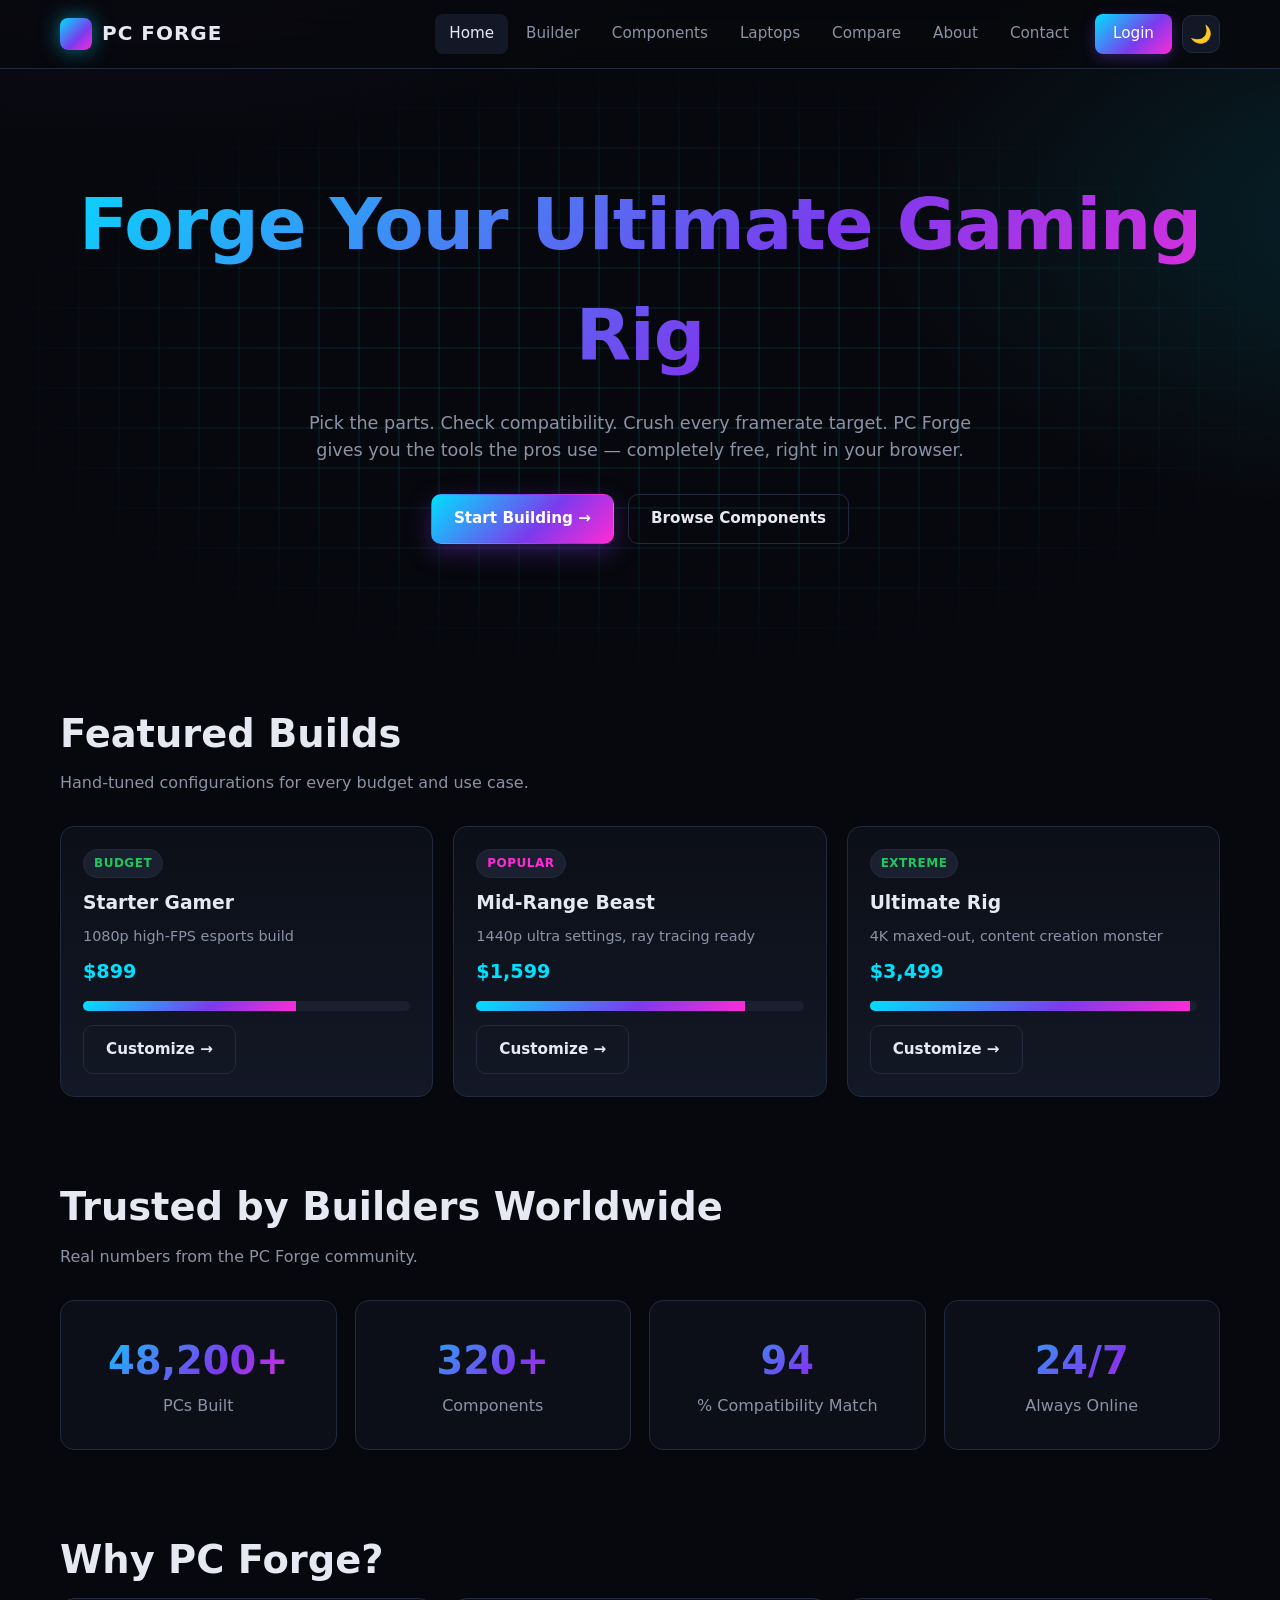
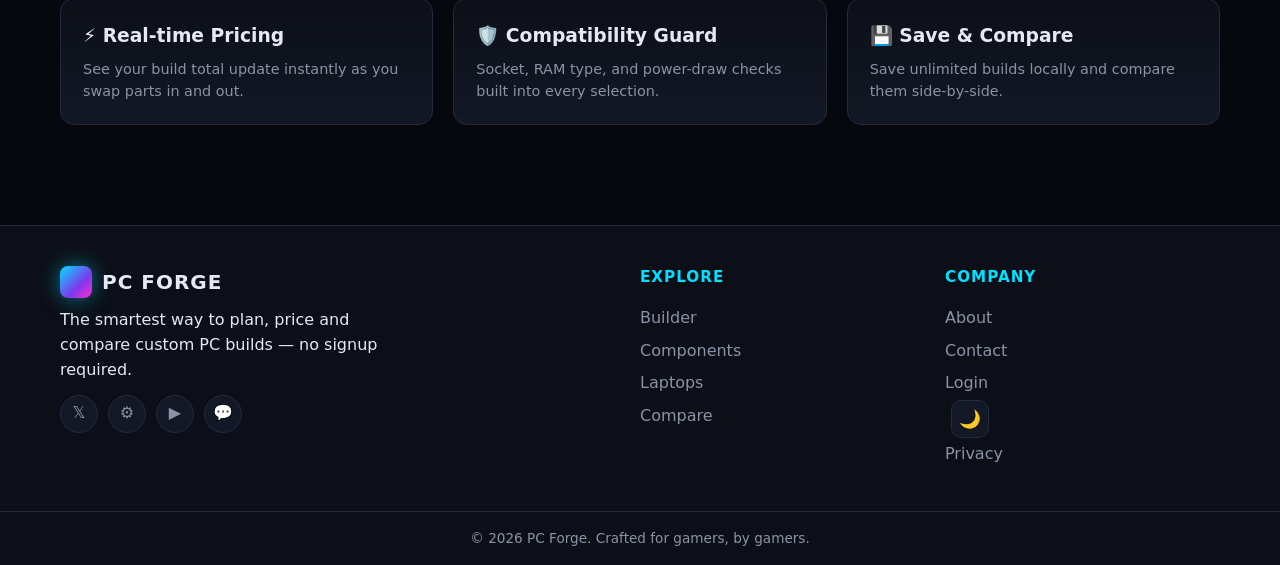
<file: index.html>
<!DOCTYPE html>
<html lang="en">
<head>
<meta charset="UTF-8" />
<meta name="viewport" content="width=device-width, initial-scale=1" />
<title>PC Forge — Build Your Dream Gaming PC</title>
<meta name="description" content="Design, customize and compare custom gaming PC builds with PC Forge — the ultimate online PC builder." />
<link rel="stylesheet" href="style.css" />
</head>
<body>
<nav class="nav">
  <div class="nav-inner">
    <a href="index.html" class="brand"><span class="logo"></span> PC FORGE</a>
    <button class="burger" id="burger">☰</button>
    <div class="nav-links" id="navLinks">
      <a href="index.html">Home</a>
      <a href="builder.html">Builder</a>
      <a href="components.html">Components</a>
      <a href="laptops.html">Laptops</a>
      <a href="compare.html">Compare</a>
      <a href="about.html">About</a>
      <a href="contact.html">Contact</a>
      <a href="login.html" class="nav-login">Login</a>
      <button id="themeToggle" class="theme-toggle" title="Toggle theme" aria-label="Toggle theme">🌙</button>
    </div>
  </div>
</nav>

<header class="hero page">
  <h1>Forge Your Ultimate Gaming Rig</h1>
  <p>Pick the parts. Check compatibility. Crush every framerate target. PC Forge gives you the tools the pros use — completely free, right in your browser.</p>
  <div class="hero-ctas">
    <a href="builder.html" class="btn btn-primary">Start Building →</a>
    <a href="components.html" class="btn btn-ghost">Browse Components</a>
  </div>
</header>

<section class="container">
  <h2 class="section-title">Featured Builds</h2>
  <p class="section-sub">Hand-tuned configurations for every budget and use case.</p>
  <div class="grid grid-3" id="featuredBuilds"></div>
</section>

<section class="container">
  <h2 class="section-title">Trusted by Builders Worldwide</h2>
  <p class="section-sub">Real numbers from the PC Forge community.</p>
  <div class="stats">
    <div class="stat"><div class="num" data-target="48200" data-suffix="+">0</div><div class="label">PCs Built</div></div>
    <div class="stat"><div class="num" data-target="320" data-suffix="+">0</div><div class="label">Components</div></div>
    <div class="stat"><div class="num" data-target="99">0</div><div class="label">% Compatibility Match</div></div>
    <div class="stat"><div class="num" data-target="24" data-suffix="/7">0</div><div class="label">Always Online</div></div>
  </div>
</section>

<section class="container">
  <h2 class="section-title">Why PC Forge?</h2>
  <div class="grid grid-3">
    <div class="card"><h3>⚡ Real-time Pricing</h3><p class="meta">See your build total update instantly as you swap parts in and out.</p></div>
    <div class="card"><h3>🛡️ Compatibility Guard</h3><p class="meta">Socket, RAM type, and power-draw checks built into every selection.</p></div>
    <div class="card"><h3>💾 Save & Compare</h3><p class="meta">Save unlimited builds locally and compare them side-by-side.</p></div>
  </div>
</section>

<footer class="footer">
  <div class="footer-inner">
    <div>
      <div class="brand"><span class="logo"></span> PC FORGE</div>
      <p class="meta" style="margin-top:10px;max-width:340px">The smartest way to plan, price and compare custom PC builds — no signup required.</p>
      <div class="socials">
        <a href="#" aria-label="Twitter">𝕏</a>
        <a href="#" aria-label="GitHub">⚙</a>
        <a href="#" aria-label="YouTube">▶</a>
        <a href="#" aria-label="Discord">💬</a>
      </div>
    </div>
    <div>
      <h4>EXPLORE</h4>
      <a href="builder.html">Builder</a>
      <a href="components.html">Components</a>
      <a href="laptops.html">Laptops</a>
      <a href="compare.html">Compare</a>
    </div>
    <div>
      <h4>COMPANY</h4>
      <a href="about.html">About</a>
      <a href="contact.html">Contact</a>
      <a href="login.html" class="nav-login">Login</a>
      <button id="themeToggle" class="theme-toggle" title="Toggle theme" aria-label="Toggle theme">🌙</button>
      <a href="#">Privacy</a>
    </div>
  </div>
  <div class="copyright">© 2026 PC Forge. Crafted for gamers, by gamers.</div>
</footer>
<script src="script.js"></script>
</body>
</html>
</file>
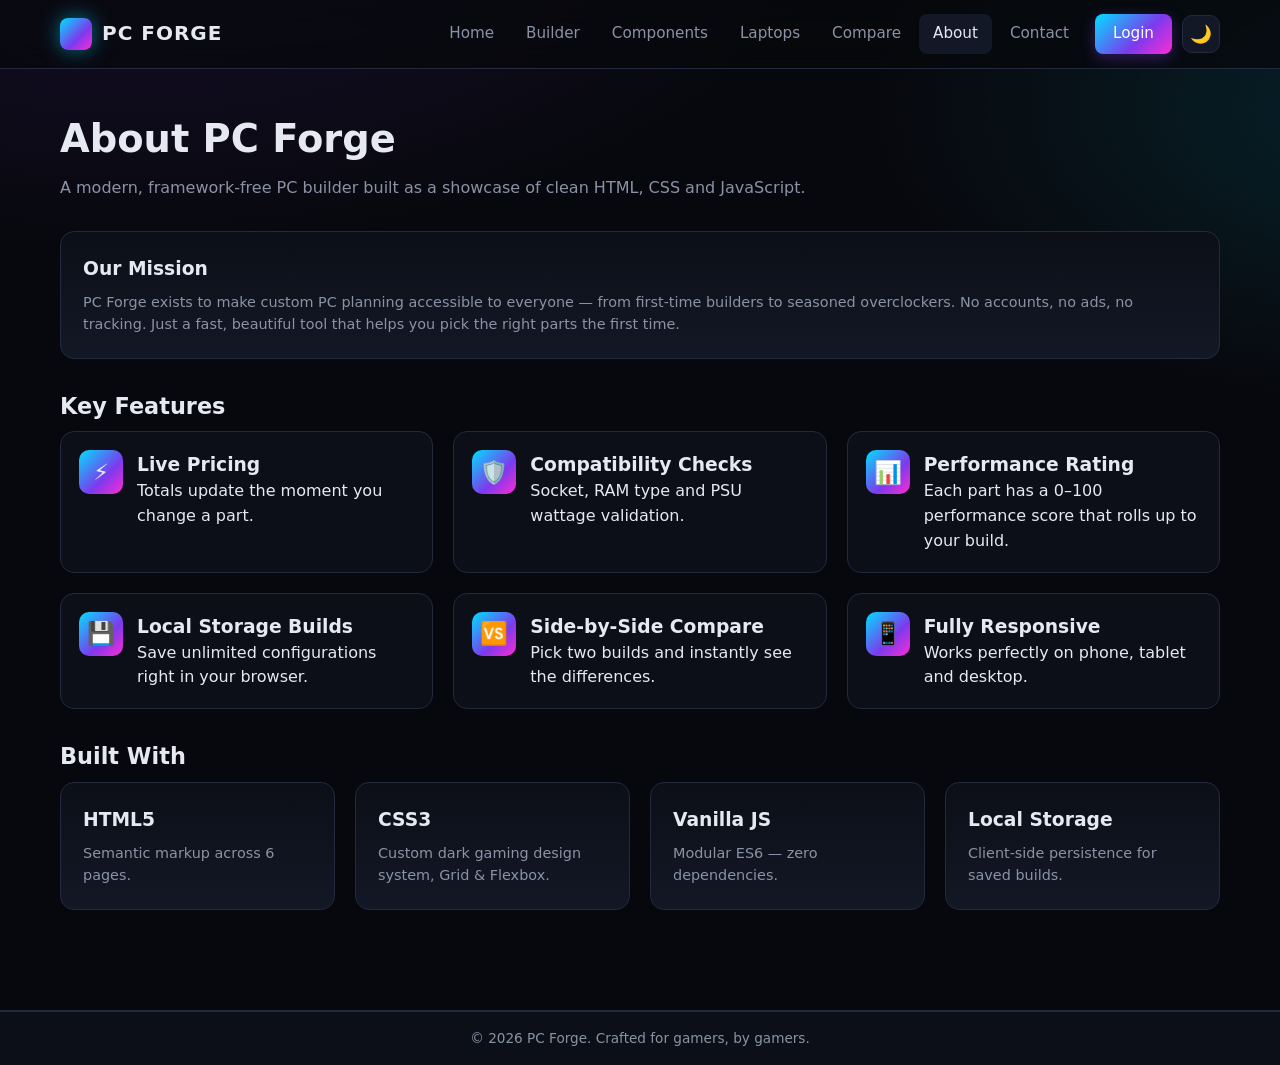
<file: about.html>
<!DOCTYPE html>
<html lang="en">
<head>
<meta charset="UTF-8" />
<meta name="viewport" content="width=device-width, initial-scale=1" />
<title>About — PC Forge</title>
<meta name="description" content="About PC Forge — the modern, free, in-browser PC builder." />
<link rel="stylesheet" href="style.css" />
</head>
<body>
<nav class="nav">
  <div class="nav-inner">
    <a href="index.html" class="brand"><span class="logo"></span> PC FORGE</a>
    <button class="burger" id="burger">☰</button>
    <div class="nav-links" id="navLinks">
      <a href="index.html">Home</a>
      <a href="builder.html">Builder</a>
      <a href="components.html">Components</a>
      <a href="laptops.html">Laptops</a>
      <a href="compare.html">Compare</a>
      <a href="about.html">About</a>
      <a href="contact.html">Contact</a>
      <a href="login.html" class="nav-login">Login</a>
      <button id="themeToggle" class="theme-toggle" title="Toggle theme" aria-label="Toggle theme">🌙</button>
    </div>
  </div>
</nav>

<main class="container page">
  <h1 class="section-title">About PC Forge</h1>
  <p class="section-sub">A modern, framework-free PC builder built as a showcase of clean HTML, CSS and JavaScript.</p>

  <div class="card" style="margin-bottom:30px">
    <h3>Our Mission</h3>
    <p class="meta" style="margin-top:8px">PC Forge exists to make custom PC planning accessible to everyone — from first-time builders to seasoned overclockers. No accounts, no ads, no tracking. Just a fast, beautiful tool that helps you pick the right parts the first time.</p>
  </div>

  <h2 class="section-title" style="font-size:1.4rem">Key Features</h2>
  <div class="grid grid-2" style="margin-bottom:30px">
    <div class="feature"><div class="icon">⚡</div><div><h3>Live Pricing</h3><p class="meta">Totals update the moment you change a part.</p></div></div>
    <div class="feature"><div class="icon">🛡️</div><div><h3>Compatibility Checks</h3><p class="meta">Socket, RAM type and PSU wattage validation.</p></div></div>
    <div class="feature"><div class="icon">📊</div><div><h3>Performance Rating</h3><p class="meta">Each part has a 0–100 performance score that rolls up to your build.</p></div></div>
    <div class="feature"><div class="icon">💾</div><div><h3>Local Storage Builds</h3><p class="meta">Save unlimited configurations right in your browser.</p></div></div>
    <div class="feature"><div class="icon">🆚</div><div><h3>Side-by-Side Compare</h3><p class="meta">Pick two builds and instantly see the differences.</p></div></div>
    <div class="feature"><div class="icon">📱</div><div><h3>Fully Responsive</h3><p class="meta">Works perfectly on phone, tablet and desktop.</p></div></div>
  </div>

  <h2 class="section-title" style="font-size:1.4rem">Built With</h2>
  <div class="grid grid-4">
    <div class="card"><h3>HTML5</h3><p class="meta">Semantic markup across 6 pages.</p></div>
    <div class="card"><h3>CSS3</h3><p class="meta">Custom dark gaming design system, Grid &amp; Flexbox.</p></div>
    <div class="card"><h3>Vanilla JS</h3><p class="meta">Modular ES6 — zero dependencies.</p></div>
    <div class="card"><h3>Local Storage</h3><p class="meta">Client-side persistence for saved builds.</p></div>
  </div>
</main>

<footer class="footer">
  <div class="copyright">© 2026 PC Forge. Crafted for gamers, by gamers.</div>
</footer>
<script src="script.js"></script>
</body>
</html>
</file>
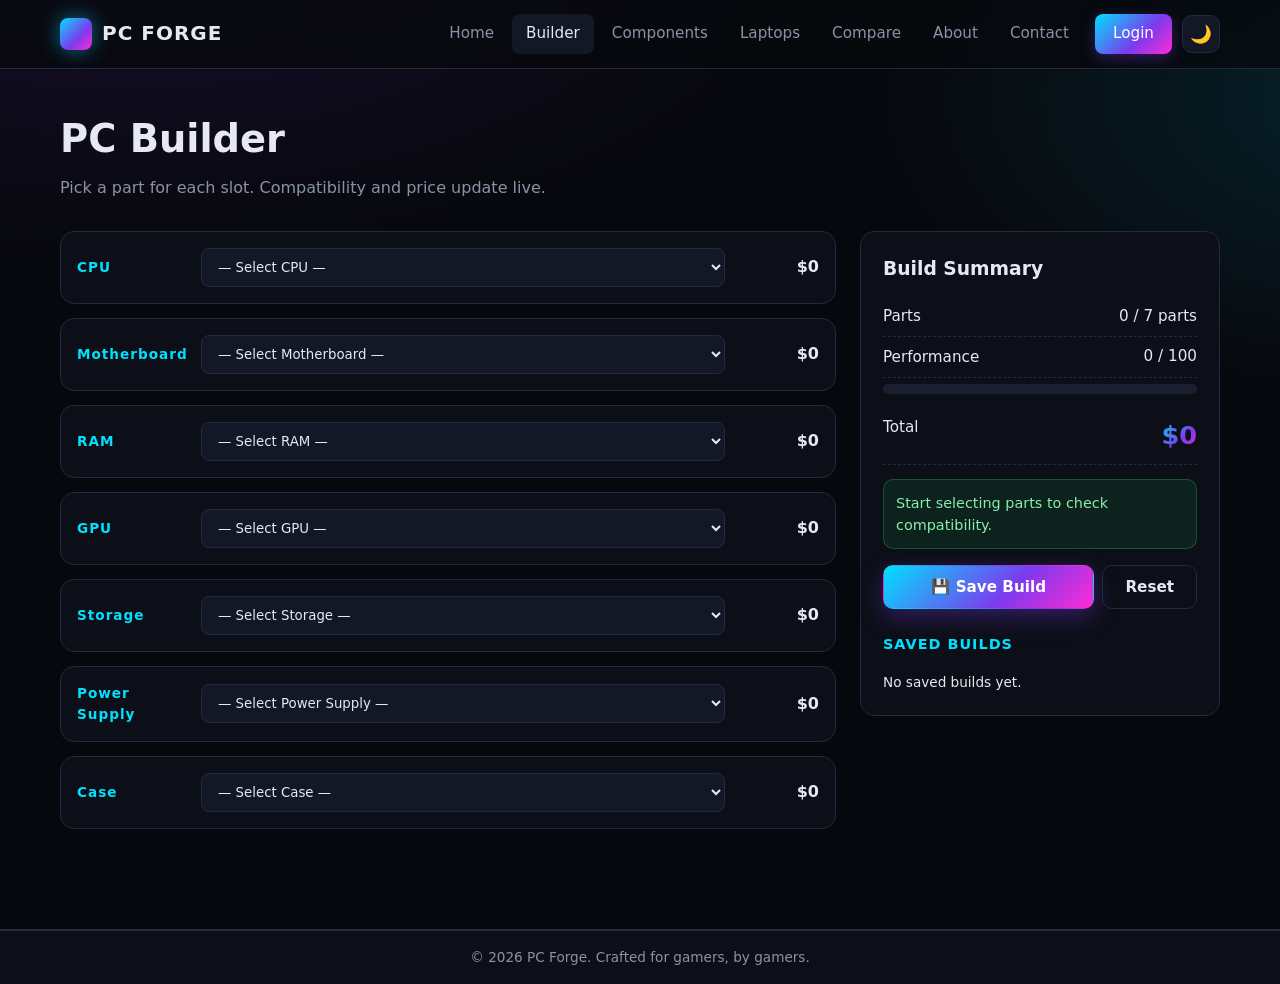
<file: builder.html>
<!DOCTYPE html>
<html lang="en">
<head>
<meta charset="UTF-8" />
<meta name="viewport" content="width=device-width, initial-scale=1" />
<title>PC Builder — PC Forge</title>
<meta name="description" content="Customize your CPU, GPU, RAM and more. Real-time pricing and compatibility checking." />
<link rel="stylesheet" href="style.css" />
</head>
<body>
<nav class="nav">
  <div class="nav-inner">
    <a href="index.html" class="brand"><span class="logo"></span> PC FORGE</a>
    <button class="burger" id="burger">☰</button>
    <div class="nav-links" id="navLinks">
      <a href="index.html">Home</a>
      <a href="builder.html">Builder</a>
      <a href="components.html">Components</a>
      <a href="laptops.html">Laptops</a>
      <a href="compare.html">Compare</a>
      <a href="about.html">About</a>
      <a href="contact.html">Contact</a>
      <a href="login.html" class="nav-login">Login</a>
      <button id="themeToggle" class="theme-toggle" title="Toggle theme" aria-label="Toggle theme">🌙</button>
    </div>
  </div>
</nav>

<main class="container page">
  <h1 class="section-title">PC Builder</h1>
  <p class="section-sub">Pick a part for each slot. Compatibility and price update live.</p>

  <div class="builder-layout">
    <div id="partsList" class="parts-list"></div>

    <aside class="summary">
      <h3>Build Summary</h3>
      <div class="row"><span>Parts</span><span id="sumCount">0 / 7 parts</span></div>
      <div class="row"><span>Performance</span><span id="sumPerfLabel">0 / 100</span></div>
      <div class="perf-bar"><span id="sumPerf"></span></div>
      <div class="row" style="margin-top:14px"><span>Total</span><span class="total" id="sumTotal">$0</span></div>
      <div id="compat" class="compat">Start selecting parts to check compatibility.</div>
      <div style="display:flex;gap:8px;margin-top:16px">
        <button class="btn btn-primary btn-block" id="saveBtn">💾 Save Build</button>
        <button class="btn btn-ghost" id="resetBtn">Reset</button>
      </div>

      <h4 style="margin-top:24px;font-size:.9rem;letter-spacing:1px;color:var(--primary)">SAVED BUILDS</h4>
      <div class="saved-list" id="savedList"></div>
    </aside>
  </div>
</main>

<footer class="footer">
  <div class="copyright">© 2026 PC Forge. Crafted for gamers, by gamers.</div>
</footer>
<script src="script.js"></script>
</body>
</html>
</file>
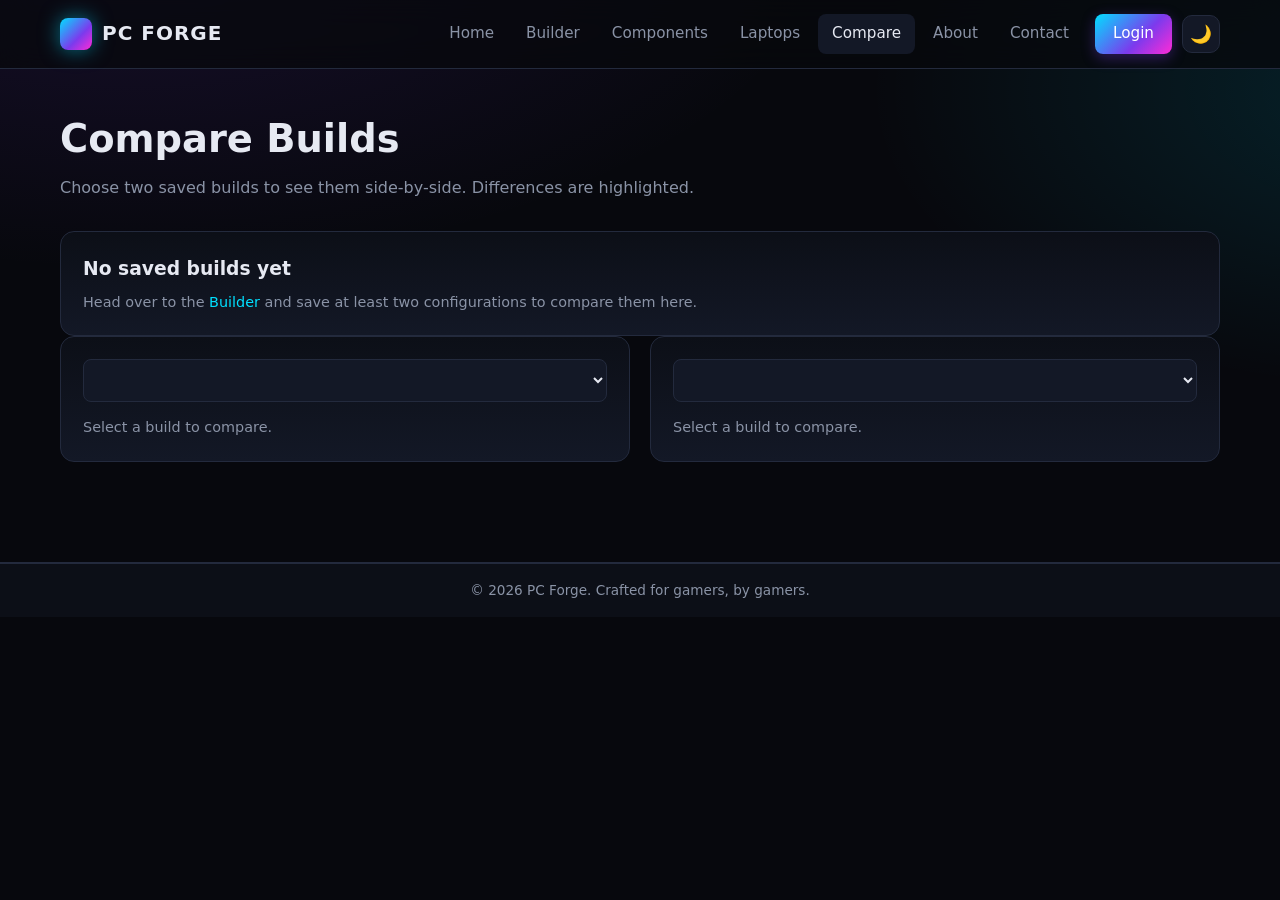
<file: compare.html>
<!DOCTYPE html>
<html lang="en">
<head>
<meta charset="UTF-8" />
<meta name="viewport" content="width=device-width, initial-scale=1" />
<title>Compare Builds — PC Forge</title>
<meta name="description" content="Compare two saved PC builds side-by-side and see the differences." />
<link rel="stylesheet" href="style.css" />
</head>
<body>
<nav class="nav">
  <div class="nav-inner">
    <a href="index.html" class="brand"><span class="logo"></span> PC FORGE</a>
    <button class="burger" id="burger">☰</button>
    <div class="nav-links" id="navLinks">
      <a href="index.html">Home</a>
      <a href="builder.html">Builder</a>
      <a href="components.html">Components</a>
      <a href="laptops.html">Laptops</a>
      <a href="compare.html">Compare</a>
      <a href="about.html">About</a>
      <a href="contact.html">Contact</a>
      <a href="login.html" class="nav-login">Login</a>
      <button id="themeToggle" class="theme-toggle" title="Toggle theme" aria-label="Toggle theme">🌙</button>
    </div>
  </div>
</nav>

<main class="container page">
  <h1 class="section-title">Compare Builds</h1>
  <p class="section-sub">Choose two saved builds to see them side-by-side. Differences are highlighted.</p>

  <div id="compareEmpty" style="display:none" class="card">
    <h3>No saved builds yet</h3>
    <p class="meta" style="margin-top:8px">Head over to the <a href="builder.html" style="color:var(--primary)">Builder</a> and save at least two configurations to compare them here.</p>
  </div>

  <div class="compare-grid">
    <div class="card">
      <select id="buildA"></select>
      <div id="paneA"><p class="meta">Select a build to compare.</p></div>
    </div>
    <div class="card">
      <select id="buildB"></select>
      <div id="paneB"><p class="meta">Select a build to compare.</p></div>
    </div>
  </div>
</main>

<footer class="footer">
  <div class="copyright">© 2026 PC Forge. Crafted for gamers, by gamers.</div>
</footer>
<script src="script.js"></script>
</body>
</html>
</file>
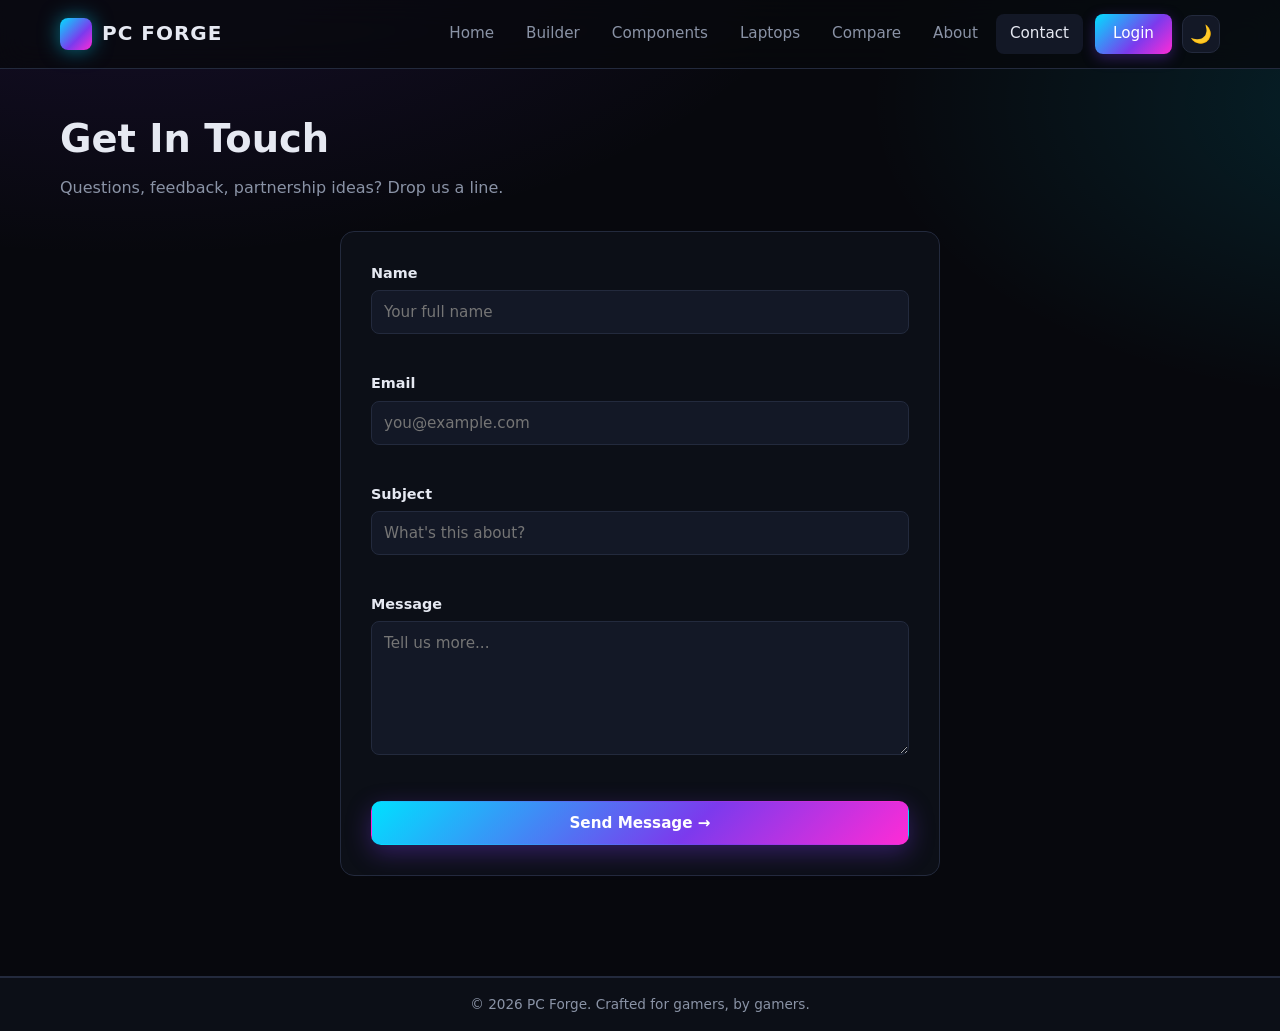
<file: contact.html>
<!DOCTYPE html>
<html lang="en">
<head>
<meta charset="UTF-8" />
<meta name="viewport" content="width=device-width, initial-scale=1" />
<title>Contact — PC Forge</title>
<meta name="description" content="Get in touch with the PC Forge team." />
<link rel="stylesheet" href="style.css" />
</head>
<body>
<nav class="nav">
  <div class="nav-inner">
    <a href="index.html" class="brand"><span class="logo"></span> PC FORGE</a>
    <button class="burger" id="burger">☰</button>
    <div class="nav-links" id="navLinks">
      <a href="index.html">Home</a>
      <a href="builder.html">Builder</a>
      <a href="components.html">Components</a>
      <a href="laptops.html">Laptops</a>
      <a href="compare.html">Compare</a>
      <a href="about.html">About</a>
      <a href="contact.html">Contact</a>
      <a href="login.html" class="nav-login">Login</a>
      <button id="themeToggle" class="theme-toggle" title="Toggle theme" aria-label="Toggle theme">🌙</button>
    </div>
  </div>
</nav>

<main class="container page">
  <h1 class="section-title">Get In Touch</h1>
  <p class="section-sub">Questions, feedback, partnership ideas? Drop us a line.</p>

  <form id="contactForm" class="form" novalidate>
    <div id="formAlert"></div>

    <div class="field">
      <label for="name">Name</label>
      <input id="name" name="name" type="text" placeholder="Your full name" />
      <div class="err" data-err="name"></div>
    </div>

    <div class="field">
      <label for="email">Email</label>
      <input id="email" name="email" type="email" placeholder="you@example.com" />
      <div class="err" data-err="email"></div>
    </div>

    <div class="field">
      <label for="subject">Subject</label>
      <input id="subject" name="subject" type="text" placeholder="What's this about?" />
      <div class="err" data-err="subject"></div>
    </div>

    <div class="field">
      <label for="message">Message</label>
      <textarea id="message" name="message" rows="6" placeholder="Tell us more..."></textarea>
      <div class="err" data-err="message"></div>
    </div>

    <button type="submit" class="btn btn-primary btn-block">Send Message →</button>
  </form>
</main>

<footer class="footer">
  <div class="copyright">© 2026 PC Forge. Crafted for gamers, by gamers.</div>
</footer>
<script src="script.js"></script>
</body>
</html>
</file>
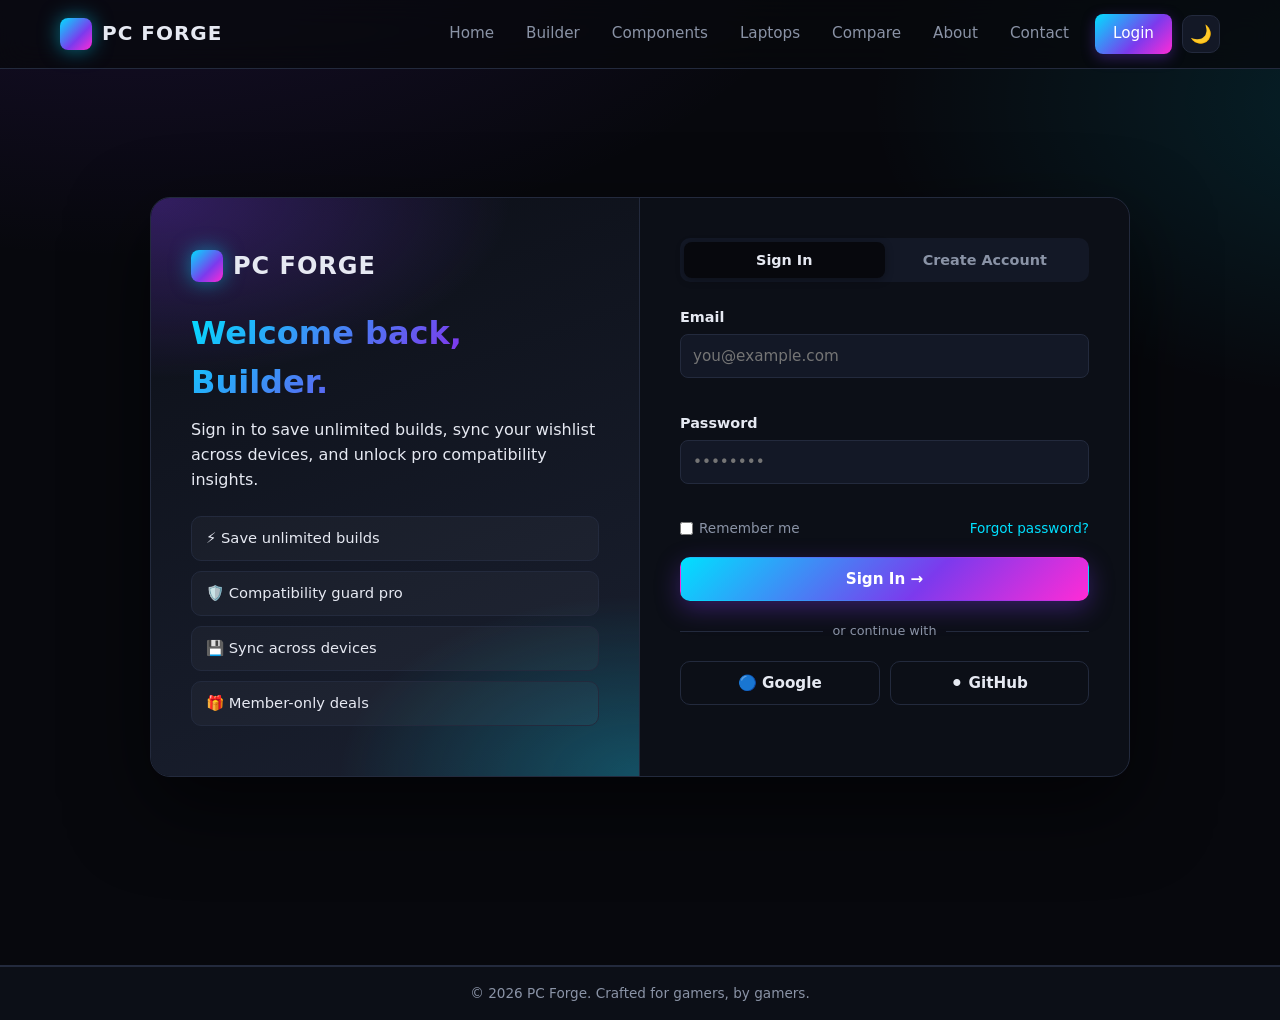
<file: login.html>
<!DOCTYPE html>
<html lang="en">
<head>
<meta charset="UTF-8" />
<meta name="viewport" content="width=device-width, initial-scale=1" />
<title>Login — PC Forge</title>
<meta name="description" content="Sign in to PC Forge to save and sync your custom PC builds." />
<link rel="stylesheet" href="style.css" />
</head>
<body>
<nav class="nav">
  <div class="nav-inner">
    <a href="index.html" class="brand"><span class="logo"></span> PC FORGE</a>
    <button class="burger" id="burger">☰</button>
    <div class="nav-links" id="navLinks">
      <a href="index.html">Home</a>
      <a href="builder.html">Builder</a>
      <a href="components.html">Components</a>
      <a href="laptops.html">Laptops</a>
      <a href="compare.html">Compare</a>
      <a href="about.html">About</a>
      <a href="contact.html">Contact</a>
      <a href="login.html" class="nav-login">Login</a>
      <button id="themeToggle" class="theme-toggle" title="Toggle theme" aria-label="Toggle theme">🌙</button>
    </div>
  </div>
</nav>

<main class="auth-wrap page">
  <div class="auth-card">
    <div class="auth-side">
      <div class="brand" style="font-size:1.5rem"><span class="logo"></span> PC FORGE</div>
      <h2 style="margin-top:24px">Welcome back, Builder.</h2>
      <p class="meta" style="margin-top:10px">Sign in to save unlimited builds, sync your wishlist across devices, and unlock pro compatibility insights.</p>
      <ul class="auth-perks">
        <li>⚡ Save unlimited builds</li>
        <li>🛡️ Compatibility guard pro</li>
        <li>💾 Sync across devices</li>
        <li>🎁 Member-only deals</li>
      </ul>
    </div>

    <div class="auth-form-wrap">
      <div class="auth-tabs">
        <button class="auth-tab active" data-tab="login">Sign In</button>
        <button class="auth-tab" data-tab="register">Create Account</button>
      </div>

      <div id="authAlert"></div>

      <!-- LOGIN -->
      <form id="loginForm" class="auth-form">
        <div class="field">
          <label>Email</label>
          <input type="email" name="email" placeholder="you@example.com" required />
          <div class="err" data-err="email"></div>
        </div>
        <div class="field">
          <label>Password</label>
          <input type="password" name="password" placeholder="••••••••" required />
          <div class="err" data-err="password"></div>
        </div>
        <div class="auth-row">
          <label class="check"><input type="checkbox" name="remember" /> Remember me</label>
          <a href="#" class="link">Forgot password?</a>
        </div>
        <button class="btn btn-primary btn-block" type="submit">Sign In →</button>
        <div class="auth-divider"><span>or continue with</span></div>
        <div class="auth-social">
          <button type="button" class="btn btn-ghost btn-block">🔵 Google</button>
          <button type="button" class="btn btn-ghost btn-block">⚫ GitHub</button>
        </div>
      </form>

      <!-- REGISTER -->
      <form id="registerForm" class="auth-form" style="display:none">
        <div class="field">
          <label>Full Name</label>
          <input type="text" name="name" placeholder="Alex Gamer" required />
          <div class="err" data-err="name"></div>
        </div>
        <div class="field">
          <label>Email</label>
          <input type="email" name="email" placeholder="you@example.com" required />
          <div class="err" data-err="email"></div>
        </div>
        <div class="field">
          <label>Password</label>
          <input type="password" name="password" placeholder="Min 6 characters" required />
          <div class="err" data-err="password"></div>
        </div>
        <div class="field">
          <label>Confirm Password</label>
          <input type="password" name="confirm" placeholder="Repeat password" required />
          <div class="err" data-err="confirm"></div>
        </div>
        <button class="btn btn-primary btn-block" type="submit">Create Account →</button>
      </form>
    </div>
  </div>
</main>

<footer class="footer">
  <div class="copyright">© 2026 PC Forge. Crafted for gamers, by gamers.</div>
</footer>
<script src="script.js"></script>
</body>
</html>
</file>
<file: style.css>
/* ============================================================
   PC FORGE — Dark Gaming UI
   Pure CSS, responsive, animated
   ============================================================ */

:root {
  --bg-900: #07080d;
  --bg-800: #0c0f17;
  --bg-700: #131826;
  --bg-600: #1a2030;
  --line: #232a3d;
  --text: #e6e9f2;
  --muted: #8a93a6;
  --primary: #00e0ff;
  --primary-2: #7c3aed;
  --accent: #ff2bd6;
  --success: #22c55e;
  --warn: #f59e0b;
  --danger: #ef4444;
  --grad: linear-gradient(135deg, #00e0ff 0%, #7c3aed 60%, #ff2bd6 100%);
  --shadow: 0 10px 30px rgba(0,0,0,.5);
  --radius: 14px;
}

* { box-sizing: border-box; margin: 0; padding: 0; }
html { scroll-behavior: smooth; }
body {
  font-family: 'Segoe UI', Roboto, system-ui, sans-serif;
  background: radial-gradient(1200px 600px at 10% -10%, rgba(124,58,237,.15), transparent 60%),
              radial-gradient(900px 500px at 110% 10%, rgba(0,224,255,.12), transparent 60%),
              var(--bg-900);
  color: var(--text);
  min-height: 100vh;
  line-height: 1.55;
  overflow-x: hidden;
}
a { color: inherit; text-decoration: none; }
img { max-width: 100%; display: block; }
button { font-family: inherit; cursor: pointer; border: none; }

/* ===== NAVBAR ===== */
.nav {
  position: sticky; top: 0; z-index: 50;
  backdrop-filter: blur(14px);
  background: rgba(7,8,13,.75);
  border-bottom: 1px solid var(--line);
}
.nav-inner {
  max-width: 1200px; margin: 0 auto;
  display: flex; align-items: center; justify-content: space-between;
  padding: 14px 20px;
}
.brand {
  font-weight: 800; letter-spacing: 1px; font-size: 1.25rem;
  display: flex; align-items: center; gap: 10px;
}
.brand .logo {
  width: 32px; height: 32px; border-radius: 8px;
  background: var(--grad);
  box-shadow: 0 0 20px rgba(0,224,255,.5);
}
.nav-links { display: flex; gap: 4px; align-items: center; }
.nav-links a {
  padding: 8px 14px; border-radius: 8px; font-size: .95rem;
  color: var(--muted); transition: .2s;
}
.nav-links a:hover, .nav-links a.active {
  color: var(--text); background: var(--bg-700);
}
.burger { display: none; background: none; color: var(--text); font-size: 1.6rem; }

@media (max-width: 820px) {
  .burger { display: block; }
  .nav-links {
    position: absolute; top: 64px; right: 0; left: 0;
    background: var(--bg-800); flex-direction: column; gap: 0;
    border-bottom: 1px solid var(--line);
    max-height: 0; overflow: hidden; transition: max-height .35s ease;
  }
  .nav-links.open { max-height: 400px; }
  .nav-links a { padding: 14px 20px; border-radius: 0; width: 100%; }
}

/* ===== CONTAINER ===== */
.container { max-width: 1200px; margin: 0 auto; padding: 40px 20px; }

/* ===== HERO ===== */
.hero {
  position: relative;
  padding: 100px 20px 120px;
  text-align: center;
  overflow: hidden;
}
.hero::before {
  content: ''; position: absolute; inset: 0;
  background:
    linear-gradient(transparent 95%, rgba(0,224,255,.08) 0) 0 0 / 40px 40px,
    linear-gradient(90deg, transparent 95%, rgba(0,224,255,.08) 0) 0 0 / 40px 40px;
  mask-image: radial-gradient(ellipse at center, black 30%, transparent 75%);
  pointer-events: none;
}
.hero h1 {
  font-size: clamp(2.2rem, 6vw, 4.5rem);
  font-weight: 900; letter-spacing: -1px;
  background: var(--grad); -webkit-background-clip: text;
  background-clip: text; color: transparent;
  animation: slideUp .8s ease both;
}
.hero p {
  max-width: 680px; margin: 18px auto 30px;
  color: var(--muted); font-size: 1.1rem;
  animation: slideUp 1s ease both;
}
.hero-ctas { display: flex; justify-content: center; gap: 14px; flex-wrap: wrap; animation: slideUp 1.2s ease both; }

/* ===== BUTTONS ===== */
.btn {
  display: inline-flex; align-items: center; gap: 8px;
  padding: 12px 22px; border-radius: 10px; font-weight: 600;
  font-size: .95rem; transition: transform .2s, box-shadow .2s, background .2s;
  border: 1px solid transparent;
}
.btn-primary {
  background: var(--grad); color: #fff;
  box-shadow: 0 8px 24px rgba(124,58,237,.35);
}
.btn-primary:hover { transform: translateY(-2px); box-shadow: 0 12px 30px rgba(0,224,255,.4); }
.btn-ghost {
  background: transparent; color: var(--text);
  border-color: var(--line);
}
.btn-ghost:hover { background: var(--bg-700); border-color: var(--primary); }
.btn-danger { background: var(--danger); color: #fff; }
.btn-block { width: 100%; justify-content: center; }

/* ===== SECTION HEADINGS ===== */
.section-title {
  font-size: clamp(1.6rem, 3vw, 2.4rem);
  font-weight: 800; margin-bottom: 8px;
}
.section-sub { color: var(--muted); margin-bottom: 30px; }

/* ===== CARDS / GRID ===== */
.grid { display: grid; gap: 20px; }
.grid-3 { grid-template-columns: repeat(auto-fit, minmax(260px, 1fr)); }
.grid-2 { grid-template-columns: repeat(auto-fit, minmax(320px, 1fr)); }
.grid-4 { grid-template-columns: repeat(auto-fit, minmax(220px, 1fr)); }

.card {
  background: linear-gradient(180deg, var(--bg-800), var(--bg-700));
  border: 1px solid var(--line); border-radius: var(--radius);
  padding: 22px; transition: transform .25s, border-color .25s, box-shadow .25s;
  position: relative; overflow: hidden;
}
.card:hover { transform: translateY(-4px); border-color: var(--primary); box-shadow: var(--shadow); }
.card h3 { margin-bottom: 8px; }
.card .meta { color: var(--muted); font-size: .9rem; }
.card .price { color: var(--primary); font-weight: 700; font-size: 1.2rem; margin-top: 10px; }

.tag {
  display: inline-block; padding: 4px 10px; border-radius: 999px;
  font-size: .75rem; font-weight: 600; letter-spacing: .5px;
  background: var(--bg-600); color: var(--primary); border: 1px solid var(--line);
}
.tag.hot { color: var(--accent); }
.tag.new { color: var(--success); }

/* ===== STATS ===== */
.stats {
  display: grid; gap: 18px;
  grid-template-columns: repeat(auto-fit, minmax(180px, 1fr));
  margin-top: 30px;
}
.stat {
  text-align: center; padding: 30px 20px;
  background: var(--bg-800); border: 1px solid var(--line); border-radius: var(--radius);
}
.stat .num {
  font-size: 2.4rem; font-weight: 900;
  background: var(--grad); -webkit-background-clip: text; background-clip: text; color: transparent;
}
.stat .label { color: var(--muted); margin-top: 4px; }

/* ===== BUILDER ===== */
.builder-layout {
  display: grid; gap: 24px;
  grid-template-columns: 1fr 360px;
}
@media (max-width: 960px) { .builder-layout { grid-template-columns: 1fr; } }

.parts-list { display: grid; gap: 14px; }
.part-row {
  display: grid; grid-template-columns: 110px 1fr auto;
  align-items: center; gap: 14px;
  padding: 16px; background: var(--bg-800);
  border: 1px solid var(--line); border-radius: var(--radius);
}
.part-row .ptype {
  font-weight: 700; color: var(--primary); letter-spacing: 1px; font-size: .85rem;
}
.part-row select {
  width: 100%; padding: 10px 12px; border-radius: 8px;
  background: var(--bg-700); color: var(--text); border: 1px solid var(--line);
  font-family: inherit;
}
.part-row .pprice { font-weight: 700; min-width: 80px; text-align: right; }

.summary {
  position: sticky; top: 90px;
  background: var(--bg-800); border: 1px solid var(--line); border-radius: var(--radius);
  padding: 22px; height: fit-content;
}
.summary h3 { margin-bottom: 14px; }
.summary .row { display: flex; justify-content: space-between; padding: 8px 0; border-bottom: 1px dashed var(--line); font-size: .95rem; }
.summary .row:last-of-type { border: none; }
.summary .total {
  font-size: 1.6rem; font-weight: 900;
  background: var(--grad); -webkit-background-clip: text; background-clip: text; color: transparent;
}
.perf-bar {
  height: 10px; background: var(--bg-600); border-radius: 999px; overflow: hidden; margin-top: 6px;
}
.perf-bar > span { display: block; height: 100%; background: var(--grad); width: 0; transition: width .6s ease; }
.compat {
  margin-top: 14px; padding: 12px; border-radius: 10px;
  background: rgba(34,197,94,.1); border: 1px solid rgba(34,197,94,.3);
  color: #86efac; font-size: .9rem;
}
.compat.bad { background: rgba(239,68,68,.1); border-color: rgba(239,68,68,.3); color: #fca5a5; }

/* ===== COMPONENTS PAGE ===== */
.toolbar {
  display: flex; gap: 12px; flex-wrap: wrap; margin-bottom: 24px;
  background: var(--bg-800); padding: 14px; border-radius: var(--radius); border: 1px solid var(--line);
}
.toolbar input, .toolbar select {
  padding: 10px 12px; border-radius: 8px; background: var(--bg-700);
  color: var(--text); border: 1px solid var(--line); font-family: inherit;
}
.toolbar input { flex: 1; min-width: 200px; }

.comp-card .spec { color: var(--muted); font-size: .88rem; margin-top: 6px; }
.comp-card .perf {
  display: flex; align-items: center; gap: 8px; margin-top: 10px;
  font-size: .85rem; color: var(--muted);
}
.comp-card .perf .bar { flex: 1; height: 6px; background: var(--bg-600); border-radius: 999px; overflow: hidden; }
.comp-card .perf .bar span { display: block; height: 100%; background: var(--grad); }

/* ===== COMPARE PAGE ===== */
.compare-grid { display: grid; gap: 20px; grid-template-columns: 1fr 1fr; }
@media (max-width: 760px) { .compare-grid { grid-template-columns: 1fr; } }
.compare-grid select { width: 100%; padding: 12px; border-radius: 8px; background: var(--bg-700); color: var(--text); border: 1px solid var(--line); margin-bottom: 14px; }
.diff-highlight { background: rgba(0,224,255,.08); border-left: 3px solid var(--primary); padding-left: 10px; }

/* ===== FORMS ===== */
.form { max-width: 600px; margin: 0 auto; background: var(--bg-800); padding: 30px; border-radius: var(--radius); border: 1px solid var(--line); }
.field { margin-bottom: 18px; }
.field label { display: block; margin-bottom: 6px; font-weight: 600; font-size: .9rem; }
.field input, .field textarea {
  width: 100%; padding: 12px; border-radius: 8px;
  background: var(--bg-700); color: var(--text); border: 1px solid var(--line);
  font-family: inherit; font-size: .95rem;
}
.field input:focus, .field textarea:focus { outline: none; border-color: var(--primary); box-shadow: 0 0 0 3px rgba(0,224,255,.15); }
.field .err { color: var(--danger); font-size: .8rem; margin-top: 4px; min-height: 16px; }
.alert { padding: 12px 16px; border-radius: 10px; margin-bottom: 16px; font-size: .9rem; }
.alert.ok { background: rgba(34,197,94,.12); border: 1px solid rgba(34,197,94,.3); color: #86efac; }
.alert.bad { background: rgba(239,68,68,.12); border: 1px solid rgba(239,68,68,.3); color: #fca5a5; }

/* ===== ABOUT ===== */
.feature {
  display: flex; gap: 14px; align-items: flex-start;
  padding: 18px; background: var(--bg-800); border: 1px solid var(--line); border-radius: var(--radius);
}
.feature .icon {
  width: 44px; height: 44px; border-radius: 10px;
  background: var(--grad); display: flex; align-items: center; justify-content: center;
  font-size: 1.4rem; flex-shrink: 0;
}

/* ===== FOOTER ===== */
.footer {
  border-top: 1px solid var(--line); margin-top: 60px;
  background: var(--bg-800);
}
.footer-inner {
  max-width: 1200px; margin: 0 auto; padding: 40px 20px;
  display: grid; gap: 30px; grid-template-columns: 2fr 1fr 1fr;
}
@media (max-width: 720px) { .footer-inner { grid-template-columns: 1fr; } }
.footer h4 { margin-bottom: 12px; font-size: .95rem; letter-spacing: 1px; color: var(--primary); }
.footer a { color: var(--muted); display: block; padding: 4px 0; transition: color .2s; }
.footer a:hover { color: var(--text); }
.socials { display: flex; gap: 10px; margin-top: 12px; }
.socials a {
  width: 38px; height: 38px; border-radius: 50%;
  background: var(--bg-700); display: flex; align-items: center; justify-content: center;
  border: 1px solid var(--line); transition: .2s;
}
.socials a:hover { background: var(--grad); transform: translateY(-2px); }
.copyright { text-align: center; padding: 16px; border-top: 1px solid var(--line); color: var(--muted); font-size: .85rem; }

/* ===== SAVED BUILDS LIST ===== */
.saved-list { display: grid; gap: 10px; margin-top: 16px; }
.saved-item {
  display: flex; justify-content: space-between; align-items: center;
  padding: 10px 14px; background: var(--bg-700); border-radius: 8px;
  font-size: .9rem;
}
.saved-item button { background: transparent; color: var(--danger); font-size: 1.1rem; }

/* ===== ANIMATIONS ===== */
@keyframes slideUp {
  from { opacity: 0; transform: translateY(20px); }
  to { opacity: 1; transform: translateY(0); }
}
@keyframes fadeIn { from { opacity: 0; } to { opacity: 1; } }
.fade-in { animation: fadeIn .5s ease both; }
.page { animation: slideUp .4s ease both; }

/* Scrollbar */
::-webkit-scrollbar { width: 10px; height: 10px; }
::-webkit-scrollbar-track { background: var(--bg-900); }
::-webkit-scrollbar-thumb { background: var(--bg-600); border-radius: 10px; }
::-webkit-scrollbar-thumb:hover { background: var(--primary-2); }

/* ===== PRODUCT IMAGE CARDS ===== */
.comp-card { display: flex; flex-direction: column; padding: 0; overflow: hidden; }
.comp-card .img-wrap {
  position: relative; aspect-ratio: 4/3; overflow: hidden;
  background: linear-gradient(135deg, #0c0f17, #1a2030);
  border-bottom: 1px solid var(--line);
}
.comp-card .img-wrap img {
  width: 100%; height: 100%; object-fit: cover;
  transition: transform .5s ease;
}
.comp-card:hover .img-wrap img { transform: scale(1.07); }
.comp-card .img-wrap .tag {
  position: absolute; top: 12px; left: 12px;
  background: rgba(7,8,13,.85); backdrop-filter: blur(8px);
}
.comp-card .img-wrap .badge-price {
  position: absolute; bottom: 12px; right: 12px;
  background: var(--grad); color: #fff; font-weight: 800;
  padding: 6px 12px; border-radius: 999px; font-size: .9rem;
  box-shadow: 0 4px 16px rgba(0,224,255,.4);
}
.comp-card .body { padding: 18px; flex: 1; display: flex; flex-direction: column; }
.comp-card .body h3 { font-size: 1.05rem; line-height: 1.3; }
.comp-card .body .spec { margin-top: 8px; }
.comp-card .body .perf { margin-top: auto; padding-top: 14px; }
.comp-card .body .price { display: none; } /* hidden — shown as badge over image */

/* ===== NAV LOGIN BUTTON ===== */
.nav-links a.nav-login {
  background: var(--grad); color: #fff !important;
  margin-left: 8px; padding: 8px 18px;
  box-shadow: 0 4px 14px rgba(124,58,237,.35);
}
.nav-links a.nav-login:hover { transform: translateY(-1px); }

/* ===== LOGIN / AUTH PAGE ===== */
.auth-wrap {
  min-height: calc(100vh - 64px);
  display: flex; align-items: center; justify-content: center;
  padding: 40px 20px;
}
.auth-card {
  width: 100%; max-width: 980px;
  display: grid; grid-template-columns: 1fr 1fr;
  background: var(--bg-800); border: 1px solid var(--line);
  border-radius: 20px; overflow: hidden;
  box-shadow: 0 30px 80px rgba(0,0,0,.6);
}
.auth-side {
  padding: 50px 40px;
  background:
    radial-gradient(600px 300px at 0% 0%, rgba(124,58,237,.35), transparent 60%),
    radial-gradient(500px 300px at 100% 100%, rgba(0,224,255,.25), transparent 60%),
    linear-gradient(160deg, #0c0f17, #1a2030);
  border-right: 1px solid var(--line);
  display: flex; flex-direction: column; justify-content: center;
}
.auth-side h2 {
  font-size: 2rem; font-weight: 900;
  background: var(--grad); -webkit-background-clip: text;
  background-clip: text; color: transparent;
}
.auth-perks {
  list-style: none; margin-top: 24px; display: grid; gap: 10px;
}
.auth-perks li {
  padding: 10px 14px; background: rgba(255,255,255,.03);
  border: 1px solid var(--line); border-radius: 10px;
  font-size: .92rem;
}
.auth-form-wrap { padding: 40px; }
.auth-tabs {
  display: flex; background: var(--bg-700);
  border-radius: 10px; padding: 4px; margin-bottom: 24px;
}
.auth-tab {
  flex: 1; padding: 10px; background: transparent; color: var(--muted);
  border-radius: 8px; font-weight: 600; font-size: .9rem;
  transition: .2s;
}
.auth-tab.active { background: var(--bg-900); color: var(--text); box-shadow: 0 2px 8px rgba(0,0,0,.3); }
.auth-form .field { margin-bottom: 14px; }
.auth-row {
  display: flex; justify-content: space-between; align-items: center;
  font-size: .85rem; color: var(--muted); margin: 6px 0 18px;
}
.auth-row .check { display: flex; align-items: center; gap: 6px; cursor: pointer; }
.auth-row .link { color: var(--primary); }
.auth-divider {
  text-align: center; margin: 20px 0; color: var(--muted);
  font-size: .8rem; position: relative;
}
.auth-divider::before, .auth-divider::after {
  content: ''; position: absolute; top: 50%; width: 35%;
  height: 1px; background: var(--line);
}
.auth-divider::before { left: 0; } .auth-divider::after { right: 0; }
.auth-social { display: grid; grid-template-columns: 1fr 1fr; gap: 10px; }

@media (max-width: 820px) {
  .auth-card { grid-template-columns: 1fr; }
  .auth-side { padding: 30px; border-right: none; border-bottom: 1px solid var(--line); }
  .auth-form-wrap { padding: 30px 22px; }
  .auth-social { grid-template-columns: 1fr; }
}

/* ===== LIGHT THEME ===== */
body.light {
  --bg-900: #f5f7fb;
  --bg-800: #ffffff;
  --bg-700: #f1f4fa;
  --bg-600: #e6ebf3;
  --line: #d8dee9;
  --text: #0c1220;
  --muted: #5b6477;
  --primary: #0066ff;
  --primary-2: #7c3aed;
  --accent: #e91e63;
  --grad: linear-gradient(135deg, #0066ff 0%, #7c3aed 60%, #e91e63 100%);
  --shadow: 0 10px 30px rgba(20, 30, 70, .12);
  background:
    radial-gradient(1200px 600px at 10% -10%, rgba(124,58,237,.10), transparent 60%),
    radial-gradient(900px 500px at 110% 10%, rgba(0,102,255,.10), transparent 60%),
    var(--bg-900);
}
body.light .nav { background: rgba(255,255,255,.85); }
body.light .card,
body.light .stat,
body.light .feature,
body.light .part-row,
body.light .summary,
body.light .form,
body.light .toolbar,
body.light .auth-card { box-shadow: 0 4px 18px rgba(20,30,70,.06); }
body.light .comp-card .img-wrap { background: linear-gradient(135deg, #eef2f8, #ffffff); }
body.light .comp-card .img-wrap .tag { background: rgba(255,255,255,.92); color: var(--primary); }
body.light .hero::before { opacity: .35; }
body.light .auth-side {
  background:
    radial-gradient(600px 300px at 0% 0%, rgba(124,58,237,.18), transparent 60%),
    radial-gradient(500px 300px at 100% 100%, rgba(0,102,255,.15), transparent 60%),
    linear-gradient(160deg, #ffffff, #eef2f8);
}
body.light .auth-tab.active { background: #fff; }
body.light ::-webkit-scrollbar-track { background: var(--bg-700); }
body.light ::-webkit-scrollbar-thumb { background: #c4cbd8; }

/* Theme toggle button */
.theme-toggle {
  width: 38px; height: 38px; border-radius: 10px;
  background: var(--bg-700); color: var(--text);
  border: 1px solid var(--line);
  display: inline-flex; align-items: center; justify-content: center;
  font-size: 1.1rem; margin-left: 6px; transition: .2s;
}
.theme-toggle:hover { background: var(--bg-600); border-color: var(--primary); transform: translateY(-1px); }
@media (max-width: 820px) {
  .theme-toggle { width: 100%; height: auto; padding: 12px; border-radius: 0; margin: 0; justify-content: flex-start; gap: 10px; }
}
</file>
